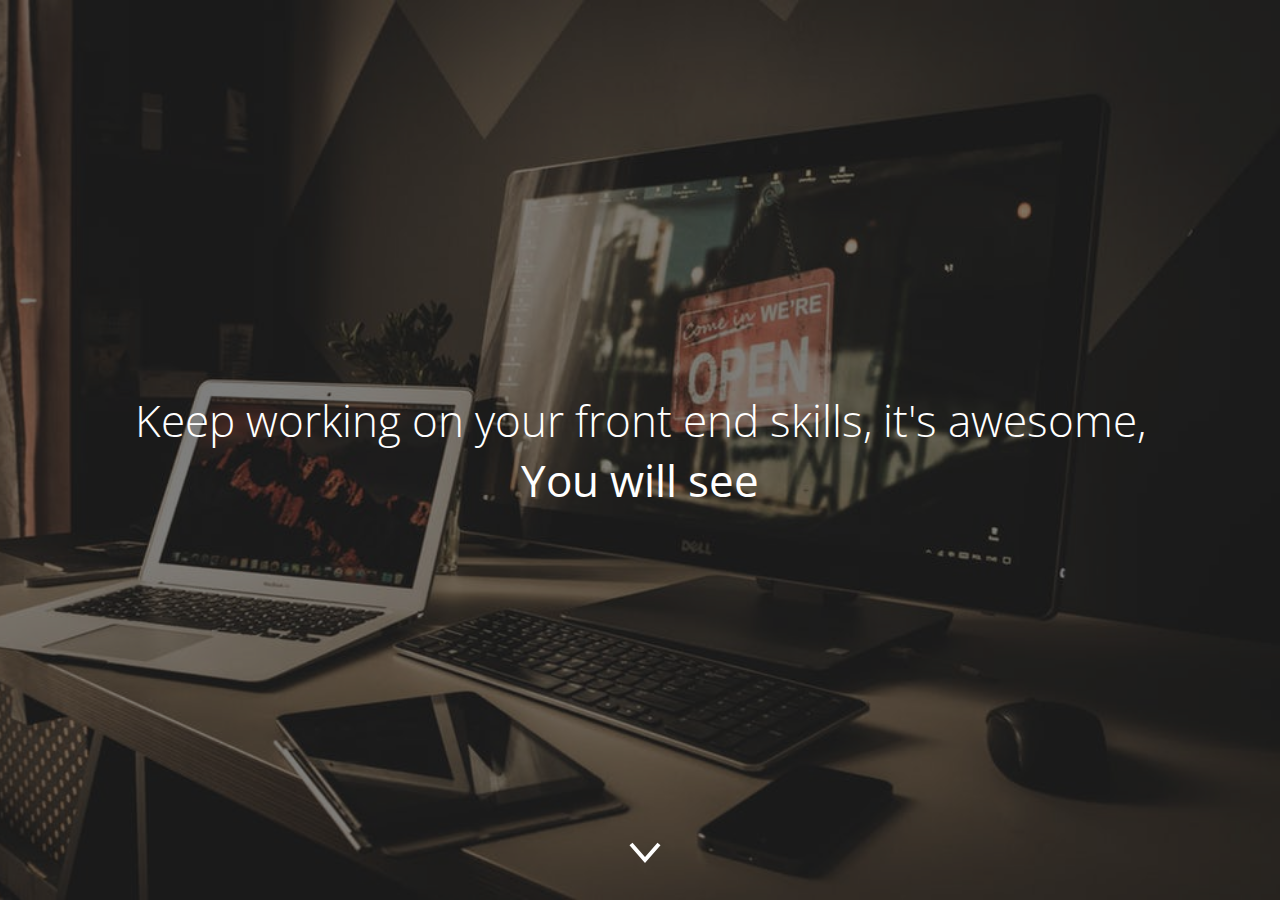
<file: exercise-1/index.html>
<!DOCTYPE html>
<html lang="en">

<head>
    <meta charset="UTF-8">
    <title>Exercise 1</title>
    <link rel="stylesheet" href="style.css">
    <link href="https://fonts.googleapis.com/css?family=Open+Sans:300,400,600,700&display=swap" rel="stylesheet">
</head>

<body>
<main>
    <section class="main-overlay-banner">
        <article class="text-banner">
            <p class="main-text">Keep working on your front end skills, it's awesome,</p>
            <p class="main-higlight-text"><strong>You will see</strong></p>
        </article>
        <div class="arrow-banner">
            <svg height="70" width="70">
                <polyline class="intro-arrow" points="26,34 40,50 54,34" stroke="#FFFFFF" stroke-width="4"
                          fill="transparent" style="stroke-dashoffset: 1e-05; stroke-dasharray: none;"></polyline>
            </svg>
        </div>
    </section>
</main>
</body>

</html>
</file>
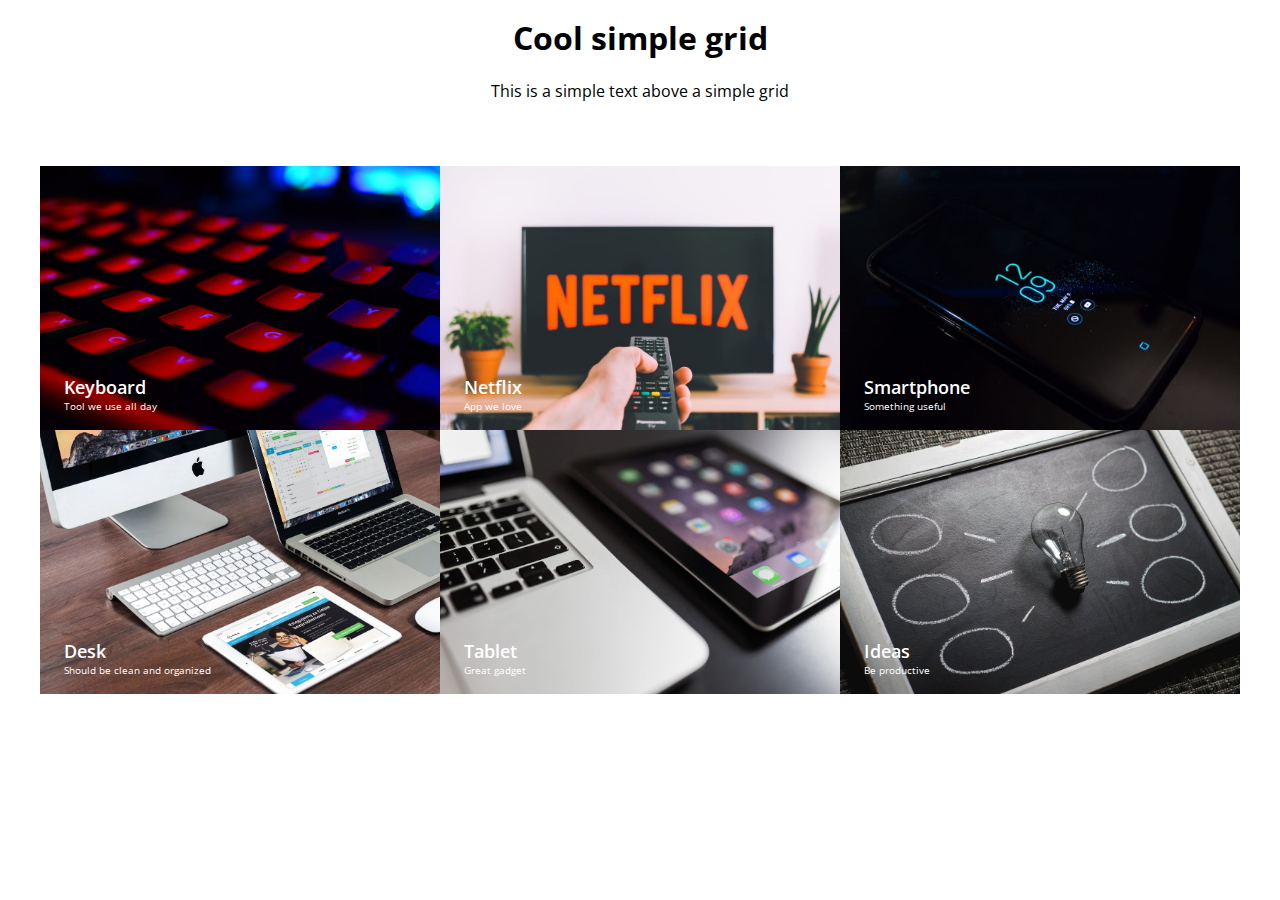
<file: exercise-2/index.html>
<!DOCTYPE html>
<html lang="en">

<head>
    <meta charset="UTF-8">
    <title>Exercise 2</title>
    <link rel="stylesheet" href="style.css">
    <link href="https://fonts.googleapis.com/css?family=Open+Sans:300,400,600,700&display=swap" rel="stylesheet">
</head>

<header>
    <h1 class="main-title">Cool simple grid</h1>
    <p class="main-description">This is a simple text above a simple grid</p>
</header>

<main>
    <section>
        <article>
            <div class="image-container grid-1-container">
                <div class="image-overlay-container">
                    <div class="text-container">
                        <h2 class="title-container">Keyboard</h2>
                        <p class="description-container">Tool we use all day</p>
                        <div class="arrow-container">
                            <svg class="arrow" xmlns="http://www.w3.org/2000/svg" width="24" height="24"
                                 viewBox="0 0 24 24"
                                 fill="none"
                                 stroke="#000" stroke-width="2" stroke-linecap="round" stroke-linejoin="round">
                                <polyline points="9 18 15 12 9 6"/>
                            </svg>
                        </div>
                    </div>
                </div>
            </div>
        </article>
        <article>
            <div class="image-container grid-2-container">
                <div class="image-overlay-container">
                    <div class="text-container">
                        <h2 class="title-container">Netflix</h2>
                        <p class="description-container">App we love</p>
                        <div class="arrow-container">
                            <svg class="arrow" xmlns="http://www.w3.org/2000/svg" width="24" height="24"
                                 viewBox="0 0 24 24"
                                 fill="none"
                                 stroke="#000" stroke-width="2" stroke-linecap="round" stroke-linejoin="round">
                                <polyline points="9 18 15 12 9 6"/>
                            </svg>
                        </div>
                    </div>
                </div>
            </div>
        </article>
        <article>
            <div class="image-container grid-3-container">
                <div class="image-overlay-container">
                    <div class="text-container">
                        <h2 class="title-container">Smartphone</h2>
                        <p class="description-container">Something useful</p>
                        <div class="arrow-container">
                            <svg class="arrow" xmlns="http://www.w3.org/2000/svg" width="24" height="24"
                                 viewBox="0 0 24 24"
                                 fill="none"
                                 stroke="#000" stroke-width="2" stroke-linecap="round" stroke-linejoin="round">
                                <polyline points="9 18 15 12 9 6"/>
                            </svg>
                        </div>
                    </div>
                </div>
            </div>
        </article>
        <article>
            <div class="image-container grid-4-container">
                <div class="image-overlay-container">
                    <div class="text-container">
                        <h2 class="title-container">Desk</h2>
                        <p class="description-container">Should be clean and organized</p>
                        <div class="arrow-container">
                            <svg class="arrow" xmlns="http://www.w3.org/2000/svg" width="24" height="24"
                                 viewBox="0 0 24 24"
                                 fill="none"
                                 stroke="#000" stroke-width="2" stroke-linecap="round" stroke-linejoin="round">
                                <polyline points="9 18 15 12 9 6"/>
                            </svg>
                        </div>
                    </div>
                </div>
            </div>
        </article>
        <article>
            <div class="image-container grid-5-container">
                <div class="image-overlay-container">
                    <div class="text-container">
                        <h2 class="title-container">Tablet</h2>
                        <p class="description-container">Great gadget</p>
                        <div class="arrow-container">
                            <svg class="arrow" xmlns="http://www.w3.org/2000/svg" width="24" height="24"
                                 viewBox="0 0 24 24"
                                 fill="none"
                                 stroke="#000" stroke-width="2" stroke-linecap="round" stroke-linejoin="round">
                                <polyline points="9 18 15 12 9 6"/>
                            </svg>
                        </div>
                    </div>
                </div>
            </div>
        </article>
        <article>
            <div class="image-container grid-6-container">
                <div class="image-overlay-container">
                    <div class="text-container">
                        <h2 class="title-container">Ideas</h2>
                        <p class="description-container">Be productive</p>
                        <div class="arrow-container">
                            <svg class="arrow" xmlns="http://www.w3.org/2000/svg" width="24" height="24"
                                 viewBox="0 0 24 24"
                                 fill="none"
                                 stroke="#000" stroke-width="2" stroke-linecap="round" stroke-linejoin="round">
                                <polyline points="9 18 15 12 9 6"/>
                            </svg>
                        </div>
                    </div>
                </div>
            </div>
        </article>
    </section>
</main>

</html>
</file>
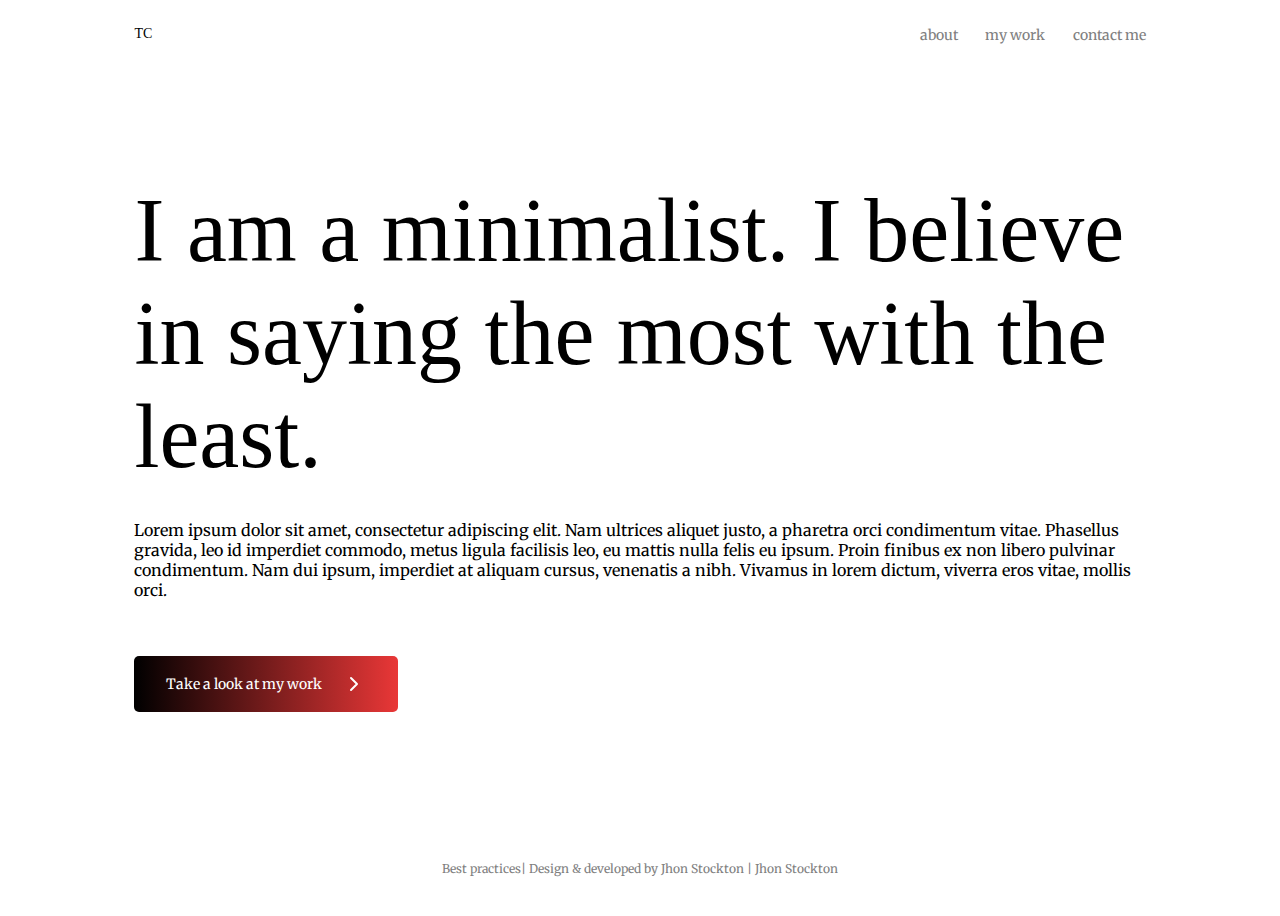
<file: exercise-4/index.html>
<!DOCTYPE html>
<html lang="en">

<head>
  <meta charset="UTF-8">
  <title>Exercise 4</title>
  <link rel="stylesheet" href="style.css">
  <link href="https://fonts.googleapis.com/css?family=Merriweather:300,400&display=swap" rel="stylesheet">
</head>

<body>
<nav>
  <ul>
    <li><a href="#">TC</a></li>
    <li><a href="#">about</a></li>
    <li><a href="#">my work</a></li>
    <li><a href="#">contact me</a></li>
  </ul>
</nav>
<main>
  <p class="main-title">I am a minimalist. I believe in saying the most with the least.</p>
  <p class="main-description">Lorem ipsum dolor sit amet, consectetur adipiscing elit. Nam ultrices aliquet justo, a
    pharetra orci condimentum
    vitae. Phasellus gravida, leo id imperdiet commodo, metus ligula facilisis leo, eu mattis nulla felis eu ipsum.
    Proin finibus ex non libero pulvinar condimentum. Nam dui ipsum, imperdiet at aliquam cursus, venenatis a nibh.
    Vivamus in lorem dictum, viverra eros vitae, mollis orci.</p>
  <a href="#">Take a look at my work
    <svg xmlns="http://www.w3.org/2000/svg" width="24" height="24" viewBox="0 0 24 24" fill="none" stroke="#FFF"
         stroke-width="2" stroke-linecap="round" stroke-linejoin="round">
      <polyline points="9 18 15 12 9 6"/>
    </svg>
  </a>
</main>
<footer>
  <p>Best practices| Design & developed by Jhon Stockton | Jhon Stockton</p>
</footer>
</body>
</html>
</file>
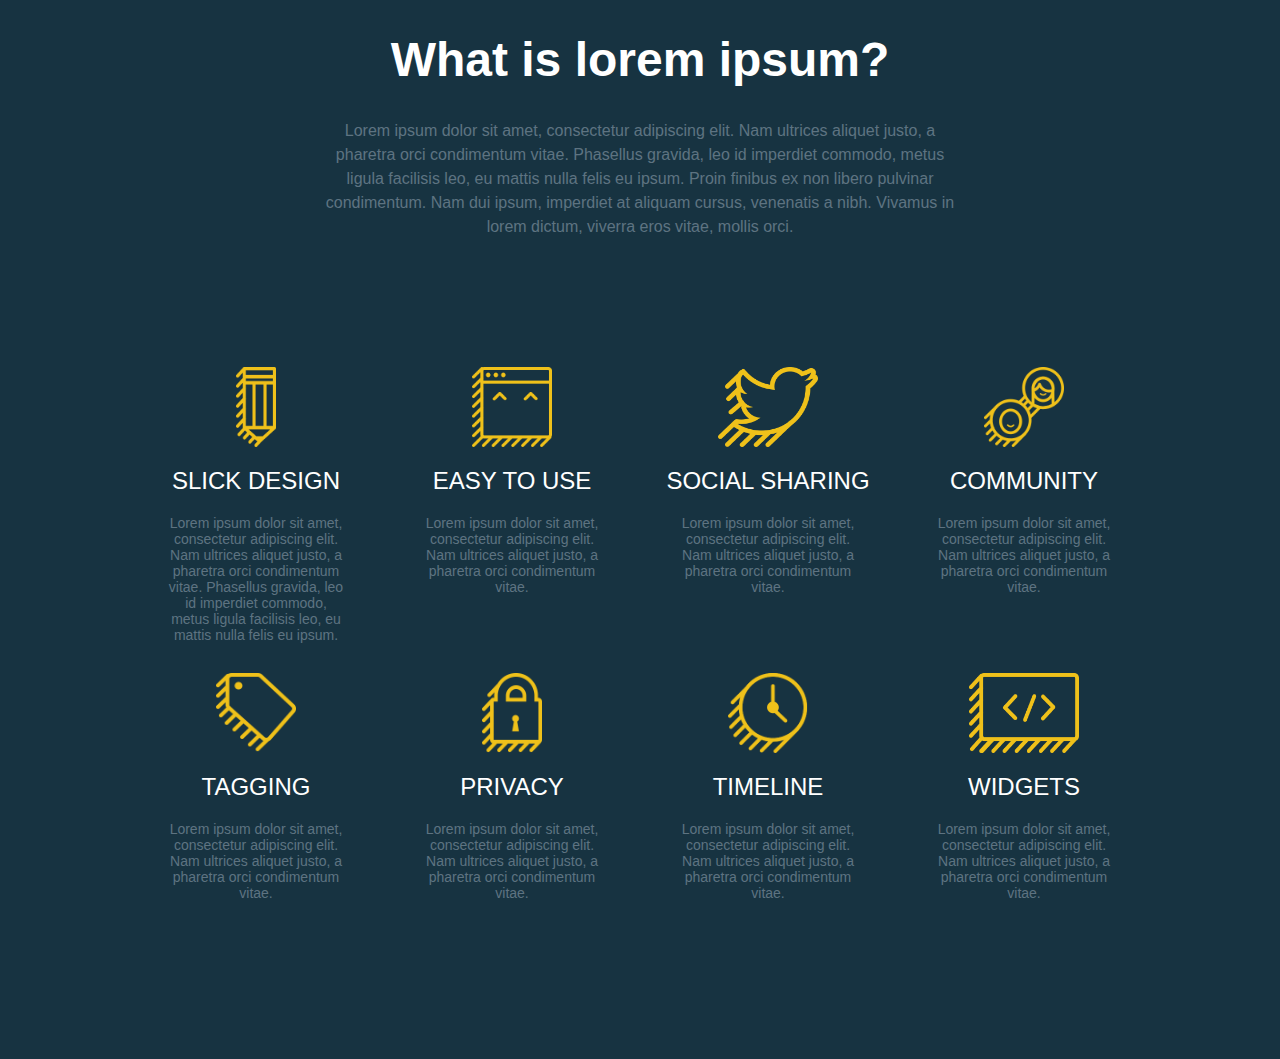
<file: exercise-5/index.html>
<!DOCTYPE html>
<html lang="en">

<head>
  <meta charset="UTF-8">
  <title>Exercise 5</title>
  <link rel="stylesheet" href="style.css">
  <link href="https://fonts.googleapis.com/css?family=Open+Sans|Roboto:100,300,400,500,700,900&display=swap"
        rel="stylesheet">
</head>

<body>
<div class="main-text">
  <h1 class="main-title">What is lorem ipsum?</h1>
  <p class="main-description">Lorem ipsum dolor sit amet, consectetur adipiscing elit. Nam ultrices aliquet justo, a
    pharetra orci condimentum vitae. Phasellus gravida, leo id imperdiet commodo, metus ligula facilisis leo, eu mattis
    nulla felis eu ipsum. Proin finibus ex non libero pulvinar condimentum. Nam dui ipsum, imperdiet at aliquam cursus,
    venenatis a nibh. Vivamus in lorem dictum, viverra eros vitae, mollis orci.</p>
</div>

<main>
  <div class="card card-1">
    <img src="assets/pencil.png" alt="pencil">
    <h2 class="card-title">Slick design</h2>
    <p class="card-description">Lorem ipsum dolor sit amet, consectetur adipiscing elit. Nam ultrices aliquet justo, a
      pharetra orci condimentum vitae. Phasellus gravida, leo id imperdiet commodo, metus ligula facilisis leo, eu
      mattis nulla felis eu ipsum.</p>
  </div>
  <div class="card card-2">
    <img src="assets/use.png" alt="use">
    <h2 class="card-title">Easy to use</h2>
    <p class="card-description">Lorem ipsum dolor sit amet, consectetur adipiscing elit. Nam ultrices aliquet justo, a
      pharetra orci condimentum vitae.</p>
  </div>
  <div class="card card-3">
    <img src="assets/social.png" alt="social">
    <h2 class="card-title">Social sharing</h2>
    <p class="card-description">Lorem ipsum dolor sit amet, consectetur adipiscing elit. Nam ultrices aliquet justo, a
      pharetra orci condimentum vitae.</p>
  </div>
  <div class="card card-4">
    <img src="assets/community.png" alt="community">
    <h2 class="card-title">Community</h2>
    <p class="card-description">Lorem ipsum dolor sit amet, consectetur adipiscing elit. Nam ultrices aliquet justo, a
      pharetra orci condimentum vitae.</p>
  </div>
  <div class="card card-5">
    <img src="assets/tagging.png" alt="tagging">
    <h2 class="card-title">Tagging</h2>
    <p class="card-description">Lorem ipsum dolor sit amet, consectetur adipiscing elit. Nam ultrices aliquet justo, a
      pharetra orci condimentum vitae.</p>
  </div>
  <div class="card card-6">
    <img src="assets/privacy.png" alt="privacy">
    <h2 class="card-title">Privacy</h2>
    <p class="card-description">Lorem ipsum dolor sit amet, consectetur adipiscing elit. Nam ultrices aliquet justo, a
      pharetra orci condimentum vitae.</p>
  </div>
  <div class="card card-7">
    <img src="assets/timeline.png" alt="timeline">
    <h2 class="card-title">Timeline</h2>
    <p class="card-description">Lorem ipsum dolor sit amet, consectetur adipiscing elit. Nam ultrices aliquet justo, a
      pharetra orci condimentum vitae.</p>
  </div>
  <div class="card card-8">
    <img src="assets/widget.png" alt="widget">
    <h2 class="card-title">Widgets</h2>
    <p class="card-description">Lorem ipsum dolor sit amet, consectetur adipiscing elit. Nam ultrices aliquet justo, a
      pharetra orci condimentum vitae.</p>
  </div>
</main>
</body>

</html>
</file>
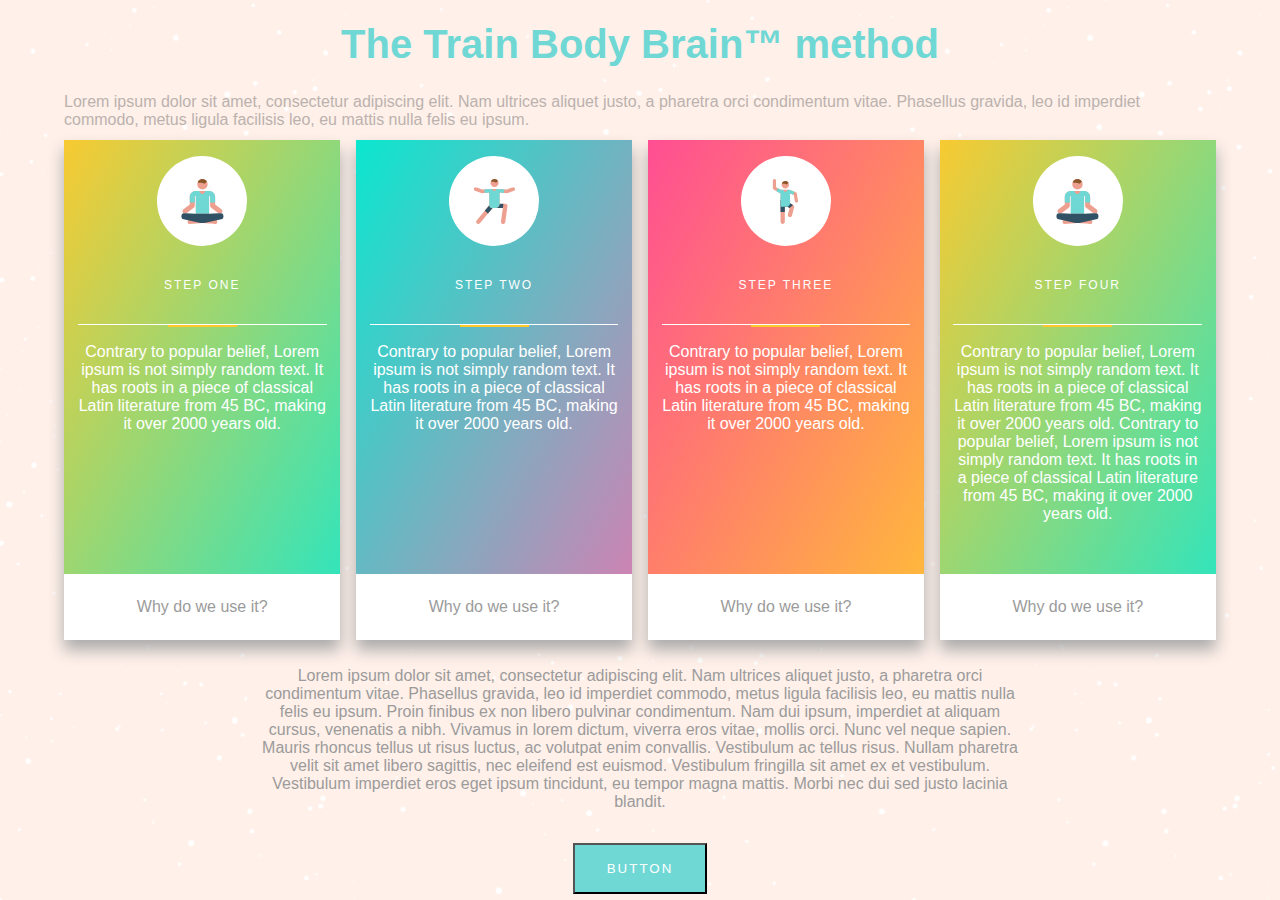
<file: exercise-6/index.html>
<!DOCTYPE html>
<html lang="en">

<head>
  <meta charset="UTF-8">
  <title>Exercise 6</title>
  <link rel="stylesheet" href="style.css">
</head>

<body>
<main>
  <div class="main-background">
    <header>
      <h1 class="main-title">
        The Train Body Brain™ method
      </h1>
      <p class="main-description">
        Lorem ipsum dolor sit amet, consectetur adipiscing elit. Nam ultrices aliquet justo, a pharetra orci condimentum
        vitae. Phasellus gravida, leo id imperdiet commodo, metus ligula facilisis leo, eu mattis nulla felis eu ipsum.
      </p>
    </header>
    <section class="card-container">
      <div class="card card-1">
        <div class="card-description">
          <div class="image-container">
            <svg viewBox="0 0 485 513" xmlns="http://www.w3.org/2000/svg" xmlns:xlink="http://www.w3.org/1999/xlink"
                 class="ico-Meditation">
              <defs>
                <path id="icon-meditation-a" d="M.18.87h343.677V61H.18z"></path>
                <path id="icon-meditation-c" d="M0 .126h484.028v364.599H0z"></path>
              </defs>
              <g fill="none" fill-rule="evenodd">
                <g transform="translate(70 452)">
                  <mask id="icon-meditation-b" fill="#fff">
                    <use xlink:href="#icon-meditation-a"></use>
                  </mask>
                  <path d="M321.407 12.448L172.027.87 22.629 12.448C9.244 13.475-.775 25.159.252 38.544c1.03 13.414 12.742 23.405 26.096 22.377l145.671-11.525c155.193 12.25 145.71 11.598 147.556 11.598 12.58 0 23.233-9.697 24.21-22.449 1.026-13.387-8.993-25.07-22.378-26.097"
                        fill="#EEA090" mask="url(#icon-meditation-b)"></path>
                </g>
                <path d="M40.517 390.904l15.639.609a28.659 28.659 0 0 0 3.348-2.105l83.433-61.444a28.535 28.535 0 0 0 11.613-22.976v-99.439c.057-5.619 5.092-10.355 11.02-10.355h.864V395.81l151.142.115v-200.73h.863c5.927 0 10.963 4.737 11.02 10.355v99.439a28.535 28.535 0 0 0 11.613 22.976l83.433 61.444c1.087.8 2.218 1.494 3.372 2.118l15.615-.623a35.026 35.026 0 0 1 12.213.236 28.433 28.433 0 0 0 8.697-7.787c9.346-12.69 6.635-30.552-6.055-39.897l-71.82-52.891v-85.109-.143c-.186-37.047-30.73-67.188-68.088-67.188H165.57c-37.358 0-67.903 30.14-68.088 67.188v85.252l-71.82 52.891c-16.64 12.254-15.056 37.529 2.702 47.721a35.056 35.056 0 0 1 12.153-.273M242.14 1c32.662 0 59.14 26.478 59.14 59.14s-26.478 59.14-59.14 59.14S183 92.802 183 60.14 209.478 1 242.14 1"
                      fill="#EEA090"></path>
                <g transform="translate(0 138)">
                  <mask id="icon-meditation-d" fill="#fff">
                    <use xlink:href="#icon-meditation-c"></use>
                  </mask>
                  <path d="M318.452.126h-44.159c.622 17.976-16.081 33.23-33.519 33.23-18.69 0-32.55-15.196-33.496-33.23h-41.695c-37.358 0-67.903 30.14-68.088 67.188v61.222h57.068V67.551c.057-5.619 5.092-10.355 11.02-10.355h.864v200.453l151.142.278V57.195h.863c5.927 0 10.963 4.737 11.02 10.355v60.985h57.068V67.313C386.355 30.266 355.81.126 318.452.126"
                        fill="#6FD8D5" mask="url(#icon-meditation-d)"></path>
                  <path d="M483.126 279.726c-3.179-13.843-14.251-23.985-27.421-26.586a35.074 35.074 0 0 0-12.213-.236l-15.615.623-110.302 4.399-151.142-.115-110.278-4.297-15.639-.61a35.007 35.007 0 0 0-12.153.273C14.747 255.885 3.717 266.422.77 280.335c-4.02 18.978 8.106 37.621 27.084 41.641l190.423 40.302a113.145 113.145 0 0 0 45.283.312l192.594-40.614c18.843-4.011 31.438-22.764 26.972-42.25"
                        fill="#315164" mask="url(#icon-meditation-d)"></path>
                </g>
                <path d="M242.088 1c-26.293 0-45.309 16.732-52.99 33.026 7.464 16.316 65.879 7.89 79.126 20.54 8.707-14.125 17.16-22.063 25.359-23.815C282.203 10.917 265.039 1 242.088 1z"
                      fill="#8B572A" fill-rule="nonzero"></path>
              </g>
            </svg>
          </div>
          <h2 class="card-title-description">Step one</h2>
          <div class="horizontal-line__white"></div>
          <div class="horizontal-line__yellow"></div>
          <p class="card-text-description">
            Contrary to popular belief, Lorem ipsum is not simply random text. It has roots in a piece of classical
            Latin literature from 45 BC, making it over 2000 years old.
          </p>
        </div>
        <div class="card-recommendation">
          <p>Why do we use it?</p>
        </div>
      </div>
      <div class="card card-2">
        <div class="card-description">
          <div class="image-container">
            <svg viewBox="0 0 471 512" xmlns="http://www.w3.org/2000/svg" xmlns:xlink="http://www.w3.org/1999/xlink"
                 class="ico-Warmup">
              <defs>
                <path id="icon-warmup-a" d="M.06.13h469.996v236.823H.06z"></path>
              </defs>
              <g fill="none" fill-rule="evenodd">
                <g fill="#EEA090">
                  <path d="M35.272 506.334c-10.424-8.659-11.855-24.128-3.196-34.553l151.22-182.042c8.66-10.423 24.13-11.855 34.553-3.195 10.424 8.659 11.855 24.128 3.196 34.553L69.826 503.139c-8.675 10.441-24.147 11.841-34.554 3.195"></path>
                  <path d="M329.736 511.752c-13.416-1.91-22.744-14.335-20.834-27.751l21.93-154.049h-88.446c-13.552 0-24.536-10.983-24.536-24.535s10.985-24.537 24.536-24.537H359.11c14.905 0 26.396 13.211 24.292 27.995l-25.916 182.042c-1.897 13.327-14.24 22.752-27.75 20.835"></path>
                </g>
                <path d="M161.31 393.007l59.735-71.91c8.659-10.424 7.228-25.894-3.196-34.553-10.423-8.659-25.893-7.228-34.553 3.195l-58.618 70.565 36.632 32.703"
                      fill="#315164"></path>
                <g transform="translate(0 93)">
                  <mask id="icon-warmup-b" fill="#fff">
                    <use xlink:href="#icon-warmup-a"></use>
                  </mask>
                  <path d="M337.442 187.881h-95.055c-13.552 0-24.536 10.986-24.536 24.537 0 13.551 10.985 24.535 24.536 24.535h87.898l7.157-49.072"
                        fill="#315164" mask="url(#icon-warmup-b)"></path>
                  <path d="M468.719 13.346c-4.013-10.572-15.838-15.891-26.405-11.877l-67.643 25.669-88.116-6.527H183.508l-88.122 6.527-67.643-25.67C17.174-2.544 5.348 2.773 1.338 13.345c-4.012 10.572 1.305 22.394 11.878 26.406l71.935 27.298a20.46 20.46 0 0 0 8.869 1.269l82.254-6.47v143.748c0 17.317 14.038 31.355 31.355 31.355h37.084c27.102 0 49.072-21.97 49.072-49.072V61.849l82.253 6.47c3.084.24 6.101-.218 8.869-1.269l71.935-27.298c10.571-4.012 15.889-15.834 11.877-26.406"
                        fill="#EEA090" mask="url(#icon-warmup-b)"></path>
                </g>
                <path d="M286.554 113.61h-29.652c.189 12.252-11.233 22.578-23.156 22.578-12.779 0-22.272-10.289-23.096-22.578h-27.142l-65.568 4.857 6.739 40.441 51.595-4.058v143.748c0 17.317 14.038 31.355 31.355 31.355h37.084c27.102 0 49.072-21.97 49.072-49.072V154.849l48.759 3.835 4.941-40.562-60.931-4.512"
                      fill="#6FD8D5"></path>
                <path d="M235.979 0c25.393 0 45.979 20.586 45.979 45.979s-20.586 45.979-45.979 45.979C210.585 91.958 190 71.372 190 45.979S210.585 0 235.979 0"
                      fill="#EEA090"></path>
                <path d="M235.611 0c-20.5 0-35.073 13.271-40.891 25.749 5.819 12.721 50.94 6.152 61.268 16.014 6.789-11.012 13.428-17.201 19.919-18.567C266.937 7.732 253.505 0 235.61 0z"
                      fill="#8B572A" fill-rule="nonzero"></path>
              </g>
            </svg>
          </div>
          <h2 class="card-title-description">Step two</h2>
          <div class="horizontal-line__white"></div>
          <div class="horizontal-line__yellow"></div>
          <p class="card-text-description">
            Contrary to popular belief, Lorem ipsum is not simply random text. It has roots in a piece of classical
            Latin literature from 45 BC, making it over 2000 years old.
          </p>
        </div>
        <div class="card-recommendation">
          <p>Why do we use it?</p>
        </div>
      </div>
      <div class="card card-3">
        <div class="card-description">
          <div class="image-container">
            <svg viewBox="0 0 258 459" xmlns="http://www.w3.org/2000/svg" class="ico-Strength">
              <g fill="none" fill-rule="evenodd">
                <path d="M243.45 241.302c8.91-1.48 14.933-9.903 13.453-18.813l-12.386-74.548a16.355 16.355 0 0 0-10.025-12.49l-52.009-20.894a50.914 50.914 0 0 0-18.983-3.671H79.86L32.708 83.609V17.815c0-8.806-6.767-16.383-15.563-16.797C7.754.576 0 8.059 0 17.353v75.688a16.354 16.354 0 0 0 8.165 14.156l70.3 40.668v135.738h61.286c19.57 0 35.434-15.864 35.434-35.434V146.831l38.571 15.53 10.88 65.488c1.48 8.908 9.901 14.933 18.814 13.453"
                      fill="#EEA090"></path>
                <path d="M206.165 264.339l-30.981-16.169v-34.378h-96.72v222.824c-.036 12.043 9.698 21.835 21.74 21.87h.067c12.011 0 21.768-9.721 21.804-21.74V283.604h26.914l21.536 11.2-17.13 66.17c-3.018 11.658 3.986 23.556 15.645 26.574 11.627 3.009 23.548-3.953 26.574-15.645l21.444-82.835c2.531-9.77-1.976-20-10.893-24.729"
                      fill="#EEA090"></path>
                <path fill="#315164"
                      d="M170.526 294.804l35.639-30.465-30.98-16.169v-34.378h-96.72v122.48h43.611v-52.668h26.914l21.536 11.2"></path>
                <path d="M182.482 114.556a50.914 50.914 0 0 0-18.983-3.671h-17.213c.001.021.005.041.006.061.47 10.498-9.271 19.44-19.44 19.44-10.898 0-18.968-8.907-19.44-19.44-.001-.021.002-.041.001-.061H79.858L51.563 94.516l-14.843 29.2 41.745 24.149v135.738h61.286c19.57 0 35.434-15.864 35.434-35.434V146.831l31.987 12.879 11.367-30.669-36.057-14.485"
                      fill="#6FD8D5"></path>
                <path d="M126.844 21c20.901 0 37.844 16.943 37.844 37.844 0 20.9-16.943 37.844-37.844 37.844S89 79.744 89 58.844C89 37.943 105.943 21 126.844 21"
                      fill="#EEA090"></path>
                <path d="M126.548 21c-16.934 0-28.744 10.66-33.692 21.27 4.807 10.51 41.993 5.083 50.526 13.23 5.608-9.097 11.067-14.21 16.378-15.338C152.4 27.387 141.33 21 126.548 21z"
                      fill="#8B572A" fill-rule="nonzero"></path>
              </g>
            </svg>
          </div>
          <h2 class="card-title-description">Step three</h2>
          <div class="horizontal-line__white"></div>
          <div class="horizontal-line__yellow"></div>
          <p class="card-text-description">
            Contrary to popular belief, Lorem ipsum is not simply random text. It has roots in a piece of classical
            Latin literature from 45 BC, making it over 2000 years old.
          </p>
        </div>
        <div class="card-recommendation">
          <p>Why do we use it?</p>
        </div>
      </div>
      <div class="card card-4">
        <div class="card-description">
          <div class="image-container">
            <svg viewBox="0 0 485 513" xmlns="http://www.w3.org/2000/svg" xmlns:xlink="http://www.w3.org/1999/xlink"
                 class="ico-Meditation">
              <defs>
                <path id="icon-meditation-a" d="M.18.87h343.677V61H.18z"></path>
                <path id="icon-meditation-c" d="M0 .126h484.028v364.599H0z"></path>
              </defs>
              <g fill="none" fill-rule="evenodd">
                <g transform="translate(70 452)">
                  <mask id="icon-meditation-b" fill="#fff">
                    <use xlink:href="#icon-meditation-a"></use>
                  </mask>
                  <path d="M321.407 12.448L172.027.87 22.629 12.448C9.244 13.475-.775 25.159.252 38.544c1.03 13.414 12.742 23.405 26.096 22.377l145.671-11.525c155.193 12.25 145.71 11.598 147.556 11.598 12.58 0 23.233-9.697 24.21-22.449 1.026-13.387-8.993-25.07-22.378-26.097"
                        fill="#EEA090" mask="url(#icon-meditation-b)"></path>
                </g>
                <path d="M40.517 390.904l15.639.609a28.659 28.659 0 0 0 3.348-2.105l83.433-61.444a28.535 28.535 0 0 0 11.613-22.976v-99.439c.057-5.619 5.092-10.355 11.02-10.355h.864V395.81l151.142.115v-200.73h.863c5.927 0 10.963 4.737 11.02 10.355v99.439a28.535 28.535 0 0 0 11.613 22.976l83.433 61.444c1.087.8 2.218 1.494 3.372 2.118l15.615-.623a35.026 35.026 0 0 1 12.213.236 28.433 28.433 0 0 0 8.697-7.787c9.346-12.69 6.635-30.552-6.055-39.897l-71.82-52.891v-85.109-.143c-.186-37.047-30.73-67.188-68.088-67.188H165.57c-37.358 0-67.903 30.14-68.088 67.188v85.252l-71.82 52.891c-16.64 12.254-15.056 37.529 2.702 47.721a35.056 35.056 0 0 1 12.153-.273M242.14 1c32.662 0 59.14 26.478 59.14 59.14s-26.478 59.14-59.14 59.14S183 92.802 183 60.14 209.478 1 242.14 1"
                      fill="#EEA090"></path>
                <g transform="translate(0 138)">
                  <mask id="icon-meditation-d" fill="#fff">
                    <use xlink:href="#icon-meditation-c"></use>
                  </mask>
                  <path d="M318.452.126h-44.159c.622 17.976-16.081 33.23-33.519 33.23-18.69 0-32.55-15.196-33.496-33.23h-41.695c-37.358 0-67.903 30.14-68.088 67.188v61.222h57.068V67.551c.057-5.619 5.092-10.355 11.02-10.355h.864v200.453l151.142.278V57.195h.863c5.927 0 10.963 4.737 11.02 10.355v60.985h57.068V67.313C386.355 30.266 355.81.126 318.452.126"
                        fill="#6FD8D5" mask="url(#icon-meditation-d)"></path>
                  <path d="M483.126 279.726c-3.179-13.843-14.251-23.985-27.421-26.586a35.074 35.074 0 0 0-12.213-.236l-15.615.623-110.302 4.399-151.142-.115-110.278-4.297-15.639-.61a35.007 35.007 0 0 0-12.153.273C14.747 255.885 3.717 266.422.77 280.335c-4.02 18.978 8.106 37.621 27.084 41.641l190.423 40.302a113.145 113.145 0 0 0 45.283.312l192.594-40.614c18.843-4.011 31.438-22.764 26.972-42.25"
                        fill="#315164" mask="url(#icon-meditation-d)"></path>
                </g>
                <path d="M242.088 1c-26.293 0-45.309 16.732-52.99 33.026 7.464 16.316 65.879 7.89 79.126 20.54 8.707-14.125 17.16-22.063 25.359-23.815C282.203 10.917 265.039 1 242.088 1z"
                      fill="#8B572A" fill-rule="nonzero"></path>
              </g>
            </svg>
          </div>
          <h2 class="card-title-description">Step four</h2>
          <div class="horizontal-line__white"></div>
          <div class="horizontal-line__yellow"></div>
          <p class="card-text-description">
            Contrary to popular belief, Lorem ipsum is not simply random text. It has roots in a piece of classical
            Latin literature from 45 BC, making it over 2000 years old. Contrary to popular belief, Lorem ipsum is not
            simply random text. It has roots in a piece of classical Latin literature from 45 BC, making it over 2000
            years old.
          </p>
        </div>
        <div class="card-recommendation">
          <p>Why do we use it?</p>
        </div>
      </div>
    </section>
    <section class="cta-container">
      <p>
        Lorem ipsum dolor sit amet, consectetur adipiscing elit. Nam ultrices aliquet justo, a pharetra orci condimentum
        vitae. Phasellus gravida, leo id imperdiet commodo, metus ligula facilisis leo, eu mattis nulla felis eu ipsum.
        Proin finibus ex non libero pulvinar condimentum. Nam dui ipsum, imperdiet at aliquam cursus, venenatis a nibh.
        Vivamus in lorem dictum, viverra eros vitae, mollis orci. Nunc vel neque sapien. Mauris rhoncus tellus ut risus
        luctus, ac volutpat enim convallis. Vestibulum ac tellus risus. Nullam pharetra velit sit amet libero sagittis,
        nec eleifend est euismod. Vestibulum fringilla sit amet ex et vestibulum. Vestibulum imperdiet eros eget ipsum
        tincidunt, eu tempor magna mattis. Morbi nec dui sed justo lacinia blandit.
      </p>
      <button>
        Button
      </button>
    </section>
  </div>
</main>
</body>
</html>
</file>
<file: exercise-1/style.css>
body {
    margin: 0px;
}

main {
    background: url(assets/background-img.jpeg) no-repeat center center fixed;
    background-size: cover;
    height: 100vh;
}

.main-overlay-banner {
    width: 100%;
    background-color: rgba(0, 0, 0, 0.5);
    height: 100%;
    position: relative;
}

.text-banner {
    width: 100%;
    position: absolute;
    top: 50%;
    left: 50%;
    transform: translate(-50%, -50%);
}

p {
    font-family: 'Open Sans', sans-serif;
    color: white;
    margin: 0px;
    text-align: center;
    font-size: 44px;
    font-weight: lighter;
}

.arrow-banner {
    position: absolute;
    left: 50%;
    bottom: 16px;
    transform: translateX(-50%);
}
</file>
<file: exercise-2/style.css>
body {
    margin: 0;
}

h1, h2, p {
    font-family: "Open Sans", sans-serif;
}

header {
    width: 90%;
    margin: 16px auto;
    text-align: center;
}

.main-title {
    width: 100%;
    margin-top: 0;
}

.main-description {
    width: 100%;
    margin: 0;
}

section {
    display: flex;
    flex-direction: column;
}

article {
    width: 100%;
    height: 100%;
}

.image-container {
    background-repeat: no-repeat;
    background-position: center;
    background-size: cover;
    padding-top: 66%;
    width: 100%;
    height: 100%;
    display: flex;
    justify-content: center;
    position: relative;
}

.image-container:hover .image-overlay-container {
    background-color: #FF2700;
    opacity: 0.8;
}

.image-container:hover .arrow-container {
    display: block;
}

.grid-1-container {
    background-image: url(assets/grid-1.jpeg);
}

.grid-2-container {
    background-image: url(assets/grid-2.jpeg);
}

.grid-3-container {
    background-image: url(assets/grid-3.jpeg);
}

.grid-4-container {
    background-image: url(assets/grid-4.jpeg);
}

.grid-5-container {
    background-image: url(assets/grid-5.jpg);
}

.grid-6-container {
    background-image: url(assets/grid-6.jpeg);
}

.image-overlay-container {
    width: 90%;
    height: 90%;
    background-color: transparent;
    position: absolute;
    top: 50%;
    left: 50%;
    transform: translate(-50%, -50%);
    display: flex;
    flex-direction: column;
    justify-content: flex-end;
    padding-left: 8px;
    padding-bottom: 8px;
}

.text-container {
    color: white;
    width: 100%;
}

.title-container {
    margin: 0;
    font-size: 18px;
    font-weight: 600;
}

.description-container {
    margin: 0;
    font-size: 10px;
}

.arrow-container {
    background-color: white;
    display: none;
    width: 20px;
    height: 20px;
    margin-top: 5px;
}

.arrow {
    width: 20px;
    height: 20px;
    stroke-width: 3px;
}

@media only screen and (min-width: 540px) {
    section {
        flex-direction: row;
        flex-wrap: wrap;
    }

    article {
        width: 50%;
    }
}

@media only screen and (min-width: 1024px) {

    header {
        margin: 16px auto 64px;
    }

    section {
        max-width: 1200px;
        margin: 0 auto;
    }
    article {
        width: 33.33%;
    }
}
</file>
<file: exercise-4/style.css>
body {
    display: flex;
    flex-direction: column;
    justify-content: space-between;
    height: 100vh;
}

nav {
    width: 80%;
    margin: 16px auto;
}

nav ul {
    display: flex;
    list-style-type: none;
    justify-content: space-between;
    padding: 0px;
    margin: 0px;
}

nav ul li a {
    text-decoration: none;
    font-size: 14px;
}

nav ul li:first-child {
    flex-grow: 0.9;
}

nav ul li:first-child a {
    color: black;
}

nav ul li:not(:first-child) {
    font-family: "Merriweather", serif;
}

nav ul li:not(:first-child) a {
    color: gray;
}

nav ul li:not(:first-child) a::after {
    content: "";
    display: block;
    background-color: red;
    height: 2px;
    width: 0%;
    transition: width 600ms;
}

nav ul li:not(:first-child) a:hover::after {
    width: 100%;
}

main {
    width: 80%;
    margin: 0px auto;
}

.main-title {
    margin-top: 0px;
    margin-bottom: 32px;
    font-size: 90px;
}

.main-description {
    font-family: "Merriweather", serif;
    margin-bottom: 56px;
}

main a {
    display: flex;
    align-items: center;
    justify-content: space-between;
    width: 200px;
    text-decoration: none;
    font-size: 14px;
    color: white;
    font-family: "Merriweather", serif;
    background-image: linear-gradient(to right, black, rgb(233, 55, 55));
    padding: 16px 32px;
    border-radius: 5px;
}

main a svg {
    justify-content: end;
    align-items: center;
}

main a:hover {
    animation-name: button;
    animation-duration: 500ms;
    animation-iteration-count: infinite;
    animation-direction: alternate;
}

@keyframes button {
    from { }

    to {
        transform: translateY(-5px);
    }
}

footer p {
    margin: 32px 0;
    text-align: center;
    font-family: "Merriweather", serif;
    font-size: 12px;
    color: gray;
}
</file>
<file: exercise-5/style.css>
body {
    background-color: #173341;
    margin: 0px;
}

.main-text {
    width: 90%;
    margin: 0 auto;
    text-align: center;
}

.main-title {
    color: white;
    font-family: Impact, sans-serif;
    font-size: 48px;
}

.main-description {
    color: #5E7381;
    font-family: SansSerif, sans-serif;
    line-height: 24px;
    font-size: 16px;
}

main {
    display: flex;
    flex-direction: column;
    align-items: center;
    margin-top: 56px;
}

.card {
    display: flex;
    flex-direction: column;
    align-items: center;
    width: 90%;
    margin-bottom: 30px;
}

.card-1 img {
    width: 40px;
    height: 80px;
}

.card-2 img {
    width: 80px;
    height: 80px;
}

.card-3 img {
    width: 100px;
    height: 80px;
}

.card-4 img {
    width: 80px;
    height: 80px;
}

.card-5 img {
    width: 80px;
    height: 80px;
}

.card-6 img {
    width: 60px;
    height: 80px;
}

.card-7 img {
    width: 80px;
    height: 80px;
}

.card-8 img {
    width: 110px;
    height: 80px;
}

.card img:hover {
    animation-name: img-moving;
    animation-duration: 500ms;
    animation-direction: alternate;
    animation-iteration-count: infinite;
}

@keyframes img-moving {
    from {
    }
    to {
        transform: translateY(-5px);
    }
}

.card-title {
    color: white;
    font-family: SansSerif, sans-serif;
    font-size: 24px;
    text-transform: uppercase;
    margin: 20px 0;
    font-weight: 400;
    text-align: center;
    width: 100%;
}

.card-description {
    color: #5E7381;
    font-family: SansSerif, sans-serif;
    font-size: 14px;
    text-align: center;
    margin: 0;
    width: 60%;
}

@media (min-width: 540px) {
    main {
        flex-direction: row;
        flex-wrap: wrap;
        width: 90%;
        margin: 56px auto;
        align-items: baseline;
        justify-content: space-between;
    }

    .card {
        width: 40%;
    }

}

@media (min-width: 1024px) {

    .main-text {
        width: 50%;
        margin: 0 auto;
        text-align: center;
    }

    main {
        width: 80%;
        margin: 128px auto;
        align-items: baseline;
        justify-content: space-between;
    }

    .card {
        max-width: 25%;
    }

    .card-description {
        width: 70%;
    }

}
</file>
<file: exercise-6/style.css>
body {
    margin: 0px;
}

main {
    width: 100%;
    height: 100%;
    background-color: #FFF0E9;
    background-size: cover;
}

.main-background {
    width: 100%;
    height: 100%;
    background-image: url("assets/stars-bg.png");
    background-position: center;
    background-size: cover;
    background-repeat: no-repeat;
}

header {
    margin: 0 auto 16px;
    padding-top: 16px;
    width: 90%;
}

.main-title {
    margin-top: 0;
    text-align: center;
    font-family: Arial, Helvetica, sans-serif;
    font-size: 32px;
    color: #6FD8D5;
    width: 100%;
}

.main-description {
    font-family: 'Gill Sans', 'Gill Sans MT', Calibri, 'Trebuchet MS', sans-serif;
    font-size: 16px;
    color: #BBB2AE;
    width: 100%;
    margin: 0;
}

.card-container {
    width: 90%;
    display: flex;
    flex-direction: column;
    margin: 0 auto;
}

.card {
    margin: 0 auto 16px;
    width: 100%;
    box-shadow: 0px 10px 15px 0px rgba(171, 171, 171, 1);
    display: flex;
    flex-direction: column;
}

.card-1, .card-4 {
    background-image: linear-gradient(to right bottom, #F8CA31, #26E6C4);
}

.card-2 {
    background-image: linear-gradient(to right bottom, #0be7cf, #DA7DB2);
}

.card-3 {
    background-image: linear-gradient(to right bottom, #FF4E93, #FFBE37);
}

.card-description {
    width: 100%;
    margin: 16px auto 16px;
}

.image-container {
    margin: 0px auto 16px;
    border-radius: 50%;
    background-color: white;
    width: 90px;
    height: 90px;
    display: flex;
    align-items: center;
    justify-content: center;
}

.image-container svg {
    width: 45px;
    height: 45px;
}

.card-title-description {
    font-family: 'Gill Sans', 'Gill Sans MT', Calibri, 'Trebuchet MS', sans-serif;
    font-size: 10px;
    text-transform: uppercase;
    color: white;
    font-weight: lighter;
    letter-spacing: 2px;
    text-align: center;
}

.horizontal-line__white {
    width: 90%;
    height: 1px;
    background-color: white;
    margin: 0 auto;
}

.horizontal-line__yellow {
    width: 25%;
    height: 2px;
    background-color: #FDC82C;
    margin: 0 auto;
}

.card-text-description {
    font-size: 12px;
    text-align: center;
    margin: 16px auto 0px;
    color: white;
    font-family: 'Gill Sans', 'Gill Sans MT', Calibri, 'Trebuchet MS', sans-serif;
    width: 90%;
}

.card-recommendation {
    width: 100%;
    margin: 0 auto;
    background-color: white;
    padding: 24px 0;
}

.card-recommendation p {
    font-size: 12px;
    text-align: center;
    color: #9B9B9B;
    font-family: 'Gill Sans', 'Gill Sans MT', Calibri, 'Trebuchet MS', sans-serif;
    margin: 0;
}

.cta-container {
    display: none;
}

@media (min-width: 540px) {

    main, .main-background {
        height: 100vh;
    }

    .main-background {
        display: flex;
        flex-direction: column;
        justify-content: space-around;
    }


    header {
        margin-bottom: 0px;
    }

    .card-container {
        display: flex;
        flex-direction: row;
        flex-wrap: wrap;
        width: 90%;
        margin: 0 auto;
        height: 700px;
        justify-content: space-between;
    }

    .card {
        margin-bottom: 32px;
        width: 48%;
        justify-content: space-between;
    }

    .card-text-description {
        width: 90%;
    }

    .cta-container {
        display: none;
    }

}

@media (min-width: 1024px) {

    header {
        margin-bottom: 0;
    }

    .main-title {
        font-size: 40px;
    }

    .main-background {
        display: flex;
        flex-direction: column;
        justify-content: space-around;
    }

    .card-container {
        height: 500px;
    }

    .card {
        width: 24%;
        margin: 0;
    }

    .card-title-description {
        font-size: 12px;
        margin: 32px 0;
    }

    .card-text-description {
        font-size: 16px;
    }

    .card-recommendation p {
        font-size: 16px;
    }

    .cta-container {
        display: block;
        width: 60%;
        margin: 0 auto;
        text-align: center;
    }

    .cta-container p {
        font-family: 'Gill Sans', 'Gill Sans MT', Calibri, 'Trebuchet MS', sans-serif;
        color: #9B9B9B;
    }

    .cta-container button {
        margin-top: 16px;
        text-align: center;
        text-transform: uppercase;
        padding: 16px 32px;
        background-color: #6FD8D5;
        font-family: 'Gill Sans', 'Gill Sans MT', Calibri, 'Trebuchet MS', sans-serif;
        color: white;
        letter-spacing: 2px;
    }
}
</file>
